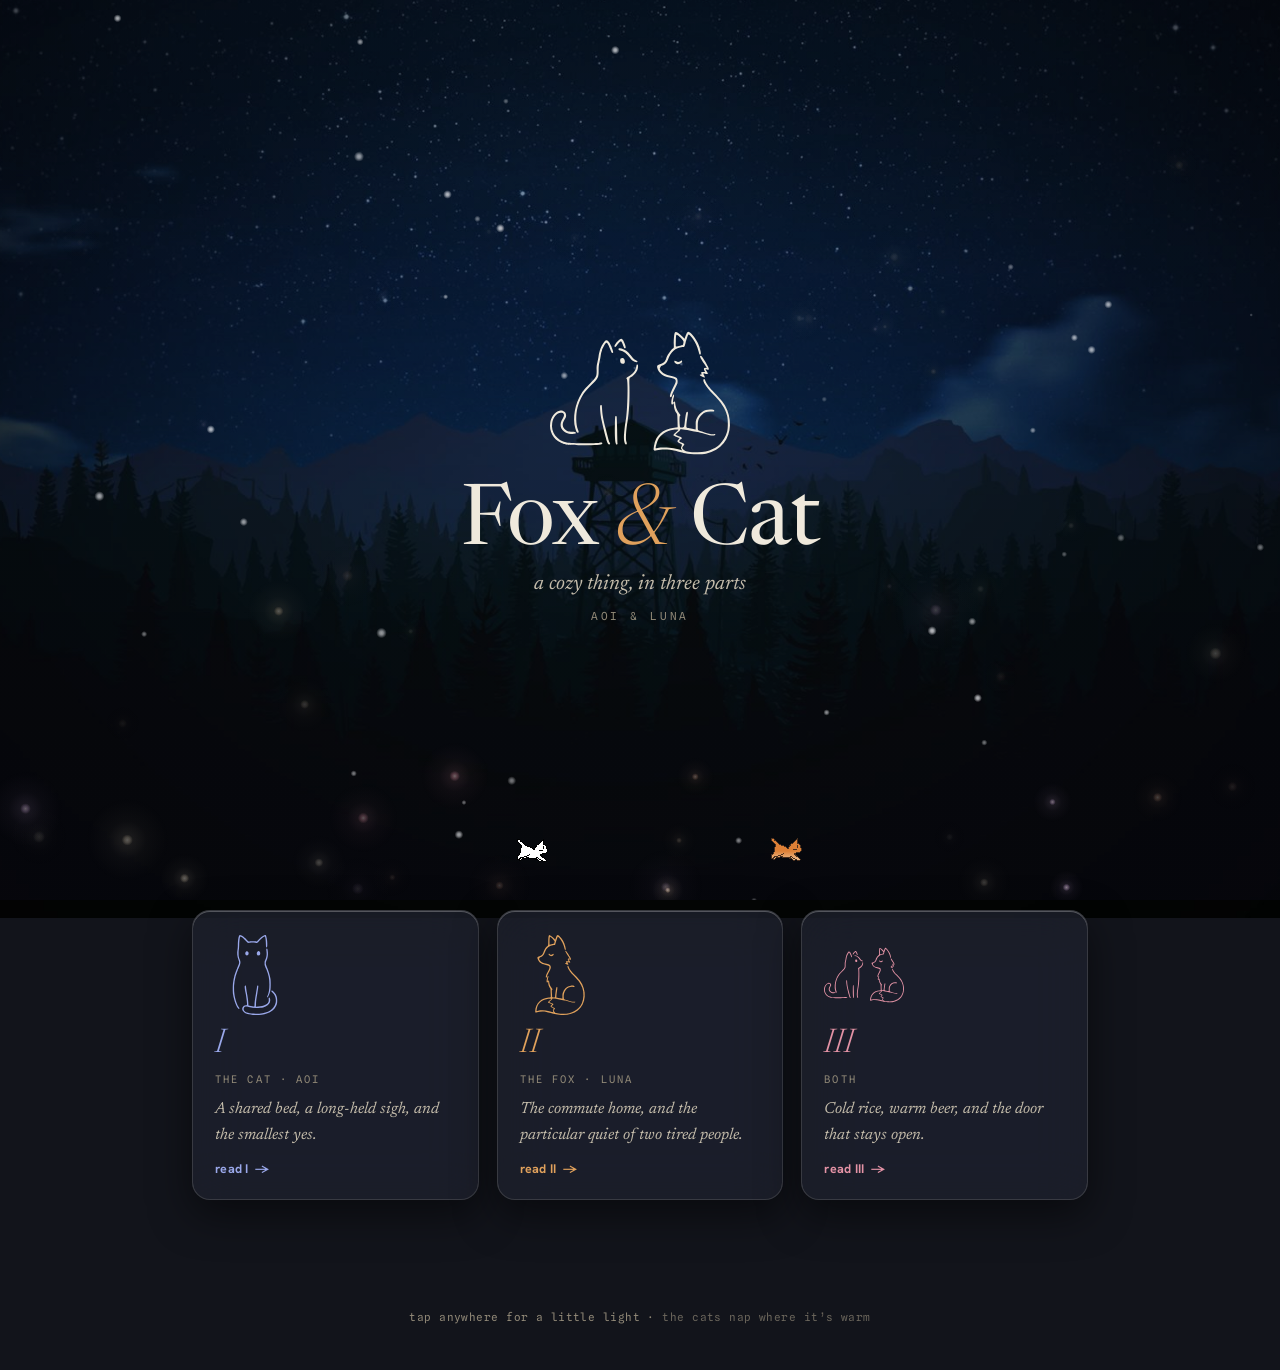
<file: index.html>
<!DOCTYPE html>
<html lang="en">
<head>
<meta charset="utf-8">
<meta name="viewport" content="width=device-width, initial-scale=1">
<title>Fox &amp; Cat</title>
<meta name="description" content="Fox & Cat — a cozy thing, in three parts.">
<link rel="preconnect" href="https://fonts.googleapis.com">
<link rel="preconnect" href="https://fonts.gstatic.com" crossorigin>
<link href="https://fonts.googleapis.com/css2?family=Hanken+Grotesk:wght@400;500;600;700;800&family=Newsreader:ital,opsz,wght@0,6..72,300..600;1,6..72,300..500&family=Spline+Sans+Mono:wght@400;500;600&display=swap" rel="stylesheet">
<link rel="stylesheet" href="css/theme.css">
</head>
<body>
  <script src="js/art.js"></script>
  <script src="js/fireflies.js"></script>
  <script src="js/weather.js"></script>
  <script src="js/neko.js"></script>
  <script src="js/landing.js"></script>
</body>
</html>
</file>
<file: css/theme.css>
/* =====================================================================
   Fox & Cat — theme
   Glass + colour theming lifted from PaperNotes (paper theme removed),
   retuned for a cozy dark reading experience layered over live wallpapers.
   ===================================================================== */

*{ box-sizing:border-box; }
html,body{ margin:0; padding:0; }
html{ scroll-behavior:smooth; }

:root{
  --ui:'Hanken Grotesk',system-ui,-apple-system,sans-serif;
  --read:'Newsreader',Georgia,serif;
  --mono:'Spline Sans Mono',ui-monospace,monospace;

  /* cozy dark base — the wallpaper shows behind everything; these tint the glass */
  --canvas:#12141b;
  --ink:#efe9dc;
  --ink-soft:#c4bcab;
  --ink-faint:#8f8776;
  --edge:rgba(239,233,220,.14);
  --edge2:rgba(239,233,220,.08);
  --shadow:rgba(0,0,0,.5);

  /* accent — overwritten per chapter by the mood engine */
  --accent:#e0a15c;
  --accent-soft:rgba(224,161,92,.16);

  /* glass panels: translucent, blurred, with an inset highlight */
  --panelS:#1b1e27;
  --cardS:#20242f;
  --panel: color-mix(in oklab, var(--panelS) 62%, transparent);
  --card:  color-mix(in oklab, var(--cardS) 66%, transparent);
  --blur:26px; --sat:1.7;
  --glass-hi: inset 0 1px 0 color-mix(in oklab, #fff 26%, transparent), 0 14px 40px var(--shadow);

  --fs:1;
  -webkit-font-smoothing:antialiased;
  text-rendering:optimizeLegibility;
}

body{
  background:var(--canvas);
  color:var(--ink);
  font-family:var(--ui);
  min-height:100vh;
  overflow-x:hidden;
}

::selection{ background:var(--accent-soft); }
::-webkit-scrollbar{ width:10px; height:10px; }
::-webkit-scrollbar-thumb{ background:var(--edge); border-radius:8px; border:2px solid transparent; background-clip:padding-box; }
::-webkit-scrollbar-thumb:hover{ background:var(--ink-faint); background-clip:padding-box; }

/* ---- background layers driven by the mood engine ------------------- */
.wall{
  position:fixed; inset:0; z-index:0;
  background-size:cover; background-position:center;
  will-change:opacity; opacity:0;
  transition:opacity 1.25s ease;
  transform:scale(1.04); /* tiny overscan so edges never show during parallax */
}
#scrim{
  position:fixed; inset:0; z-index:1; pointer-events:none;
  transition:background 1.1s ease;
}
#firefly-canvas{
  position:fixed; inset:0; z-index:2; pointer-events:none;
}

/* the reading column & chrome sit above */
.stage{ position:relative; z-index:3; }

/* ---- thin reading-progress bar ------------------------------------- */
#progress{
  position:fixed; top:0; left:0; height:2px; width:0%;
  background:var(--accent); z-index:20;
  box-shadow:0 0 10px var(--accent);
  transition:width .12s linear, background 1s ease;
}

/* ---- top bar ------------------------------------------------------- */
.topbar{
  position:fixed; top:0; left:0; right:0; z-index:15;
  display:flex; align-items:center; gap:12px;
  height:52px; padding:0 18px;
  background:linear-gradient(180deg, color-mix(in oklab,var(--panelS) 55%,transparent), transparent);
  backdrop-filter:blur(8px);
}
.topbar .home{
  display:inline-flex; align-items:center; gap:9px;
  color:var(--ink); text-decoration:none;
  font-weight:700; font-size:15px; letter-spacing:-.01em;
  padding:6px 8px; border-radius:9px;
}
.topbar .home:hover{ color:var(--accent); }
.topbar .home .glyph{ width:22px; height:22px; color:var(--accent); display:flex; }
.topbar .spacer{ flex:1; }
.topbar .cc{
  font-family:var(--mono); font-size:11px; letter-spacing:.14em; text-transform:uppercase;
  color:var(--ink-faint);
}

/* =====================================================================
   READER
   ===================================================================== */
.reader{
  max-width:720px;
  margin:0 auto;
  padding:120px 28px 40px;
  animation:rise .5s ease both;
}

/* chapter hero */
.hero{ text-align:center; margin:8px 0 40px; }
.hero .numeral{
  font-family:var(--read); font-weight:300; font-style:italic;
  font-size:clamp(56px,12vw,104px); line-height:.9;
  color:var(--accent); letter-spacing:.02em;
  filter:drop-shadow(0 4px 24px var(--accent-soft));
}
.hero .kicker{
  font-family:var(--mono); font-size:12px; letter-spacing:.28em; text-transform:uppercase;
  color:var(--ink-faint); margin:14px 0 6px;
}
.hero .tagline{
  font-family:var(--read); font-style:italic; font-size:19px;
  color:var(--ink-soft); max-width:38ch; margin:0 auto;
}
.hero .art{ width:132px; height:132px; margin:6px auto 4px; color:var(--ink); }
.hero .art svg{ width:100%; height:100%; overflow:visible; }
.float{ animation:float 7s ease-in-out infinite; }
.float.slow{ animation-duration:9s; }

/* the glass reading page */
.page{
  background:var(--card);
  border:1px solid var(--edge);
  border-radius:18px;
  box-shadow:var(--glass-hi);
  backdrop-filter:blur(var(--blur)) saturate(var(--sat));
  -webkit-backdrop-filter:blur(var(--blur)) saturate(var(--sat));
  padding:44px clamp(22px,5vw,52px);
}

/* ---- markdown reading typography (from PaperNotes .md) -------------- */
.md{ font-family:var(--read); color:var(--ink); font-size:calc(19.5px*var(--fs)); line-height:1.8; }
.md > *:first-child{ margin-top:0; }
.md p{ margin:0 0 1.15em; }
.md strong{ font-weight:600; color:var(--ink); }
.md em{ font-style:italic; }
.md del{ color:var(--ink-faint); }
.md h1,.md h2,.md h3{ font-family:var(--read); font-weight:560; line-height:1.25; letter-spacing:-.01em; text-wrap:balance; }
.md h2{ font-size:1.4em; margin:1.7em 0 .5em; }
.md a{ color:var(--accent); text-decoration-color:var(--accent-soft); text-underline-offset:3px; }
.md a:hover{ text-decoration-color:var(--accent); }
.md blockquote{
  margin:1.4em 0; padding:.2em 0 .2em 1.3em;
  border-left:2px solid var(--accent); color:var(--ink-soft); font-style:italic;
}

/* section breaks (--- in the md) become a cozy motif, per chapter */
.md hr{
  border:none; height:34px; margin:2.1em auto;
  background-repeat:no-repeat; background-position:center; background-size:auto 100%;
  opacity:.85;
}
/* the motif svg is injected per-chapter as a CSS var --divider (data-uri) */
.md hr{ background-image:var(--divider); }

/* first-letter warmth on the opening paragraph */
.md .lede::first-letter{
  font-size:3.1em; line-height:.8; float:left;
  padding:.06em .12em 0 0; color:var(--accent); font-weight:500;
}

/* end-of-chapter block */
.chapter-end{ margin:52px auto 8px; text-align:center; }
.chapter-end .curl{ width:120px; height:96px; margin:0 auto 10px; color:var(--ink-soft); }
.chapter-end .curl svg{ width:100%; height:100%; }
.chapter-end .fin{
  font-family:var(--mono); font-size:11px; letter-spacing:.3em; text-transform:uppercase;
  color:var(--ink-faint);
}

/* chapter navigation */
.chapnav{ display:flex; gap:14px; justify-content:center; flex-wrap:wrap; margin:34px 0 40px; }
.chapnav a{
  display:inline-flex; align-items:center; gap:9px;
  font-family:var(--ui); font-size:14px; font-weight:600;
  color:var(--ink); text-decoration:none;
  background:var(--panel); border:1px solid var(--edge); border-radius:11px;
  padding:11px 16px; backdrop-filter:blur(var(--blur));
  transition:border-color .18s, transform .18s;
}
.chapnav a:hover{ border-color:var(--accent); transform:translateY(-2px); }
.chapnav a .mini{ width:20px; height:20px; color:var(--accent); }
.chapnav a.ghost{ color:var(--ink-soft); }

/* =====================================================================
   LANDING
   ===================================================================== */
.cover{
  position:relative; z-index:3;
  min-height:100vh;
  display:flex; flex-direction:column; align-items:center; justify-content:center;
  padding:80px 24px 40px; text-align:center;
}
.cover .crest{ width:180px; height:150px; margin:0 auto 6px; color:var(--ink); }
.cover .crest svg{ width:100%; height:100%; overflow:visible; }
.cover h1{
  font-family:var(--read); font-weight:400;
  font-size:clamp(44px,9vw,84px); line-height:1;
  margin:8px 0 6px; letter-spacing:-.015em;
}
.cover h1 .amp{ color:var(--accent); font-style:italic; font-weight:300; }
.cover .sub{
  font-family:var(--read); font-style:italic; font-size:clamp(16px,2.6vw,21px);
  color:var(--ink-soft); max-width:34ch; margin:2px auto 4px;
}
.cover .byline{
  font-family:var(--mono); font-size:11px; letter-spacing:.26em; text-transform:uppercase;
  color:var(--ink-faint); margin-top:10px;
}

.chapters{
  position:relative; z-index:3;
  max-width:940px; margin:0 auto; padding:10px 22px 110px;
  display:grid; gap:18px;
  grid-template-columns:repeat(3,1fr);
}
@media (max-width:820px){ .chapters{ grid-template-columns:1fr; max-width:460px; } }

.ch-card{
  display:flex; flex-direction:column; gap:12px;
  text-decoration:none; color:var(--ink);
  background:var(--card); border:1px solid var(--edge); border-radius:18px;
  box-shadow:var(--glass-hi);
  backdrop-filter:blur(var(--blur)) saturate(var(--sat));
  -webkit-backdrop-filter:blur(var(--blur)) saturate(var(--sat));
  padding:24px 22px 22px;
  transition:transform .22s ease, border-color .22s ease;
}
.ch-card:hover{ transform:translateY(-5px); border-color:var(--c,var(--accent)); }
.ch-card .art{ width:80px; height:80px; color:var(--c,var(--ink)); }
.ch-card .art svg{ width:100%; height:100%; overflow:visible; }
.ch-card .num{
  font-family:var(--read); font-style:italic; font-weight:300; font-size:34px;
  color:var(--c,var(--accent)); line-height:1;
}
.ch-card .who{
  font-family:var(--mono); font-size:10.5px; letter-spacing:.2em; text-transform:uppercase;
  color:var(--ink-faint);
}
.ch-card .teaser{
  font-family:var(--read); font-style:italic; font-size:16px; line-height:1.6; color:var(--ink-soft);
  margin:0;
}
.ch-card .go{
  margin-top:auto; font-family:var(--ui); font-size:12.5px; font-weight:700; letter-spacing:.02em;
  color:var(--c,var(--accent)); display:inline-flex; align-items:center; gap:7px;
}

.cover-foot{
  position:relative; z-index:3; text-align:center; padding:0 20px 46px;
  font-family:var(--mono); font-size:11px; color:var(--ink-faint); letter-spacing:.04em;
}
.cover-foot .km{ opacity:.7; }

/* =====================================================================
   motion
   ===================================================================== */
@keyframes rise{ from{opacity:0; transform:translateY(10px)} to{opacity:1; transform:none} }
@keyframes float{ 0%,100%{transform:translateY(0)} 50%{transform:translateY(-9px)} }
@keyframes drift{ 0%,100%{transform:translateY(0) rotate(-1deg)} 50%{transform:translateY(-6px) rotate(1deg)} }
@keyframes blink{ 0%,92%,100%{transform:scaleY(1)} 96%{transform:scaleY(.1)} }
.tail{ transform-origin:left center; animation:drift 6s ease-in-out infinite; }

/* the sleepy neko element */
.oneko{
  position:fixed; width:32px; height:32px; z-index:5;
  image-rendering:pixelated; pointer-events:none;
  background-repeat:no-repeat;
}

@media (prefers-reduced-motion:reduce){
  *{ animation-duration:.001ms !important; transition-duration:.001ms !important; }
  .wall{ transition:opacity .2s ease; }
}

@media (max-width:640px){
  .reader{ padding:100px 16px 30px; }
  .page{ padding:30px 20px; border-radius:14px; }
  .md{ font-size:calc(18px*var(--fs)); }
}

/* inline-svg sizing for injected motifs */
.topbar .home .glyph svg,
.hero .art svg,
.chapter-end .curl svg,
.chapnav a .mini svg,
.ch-card .art svg,
.cover .crest svg{ width:100%; height:100%; display:block; }

/* weather (rain/snow) sits just under the fireflies */
#weather-canvas{ position:fixed; inset:0; z-index:2; pointer-events:none; }

/* ambient sound toggle */
.sound-toggle{
  position:fixed; right:16px; bottom:16px; z-index:30;
  width:40px; height:40px; border-radius:50%;
  display:grid; place-items:center; cursor:pointer;
  color:var(--ink); 
  background:color-mix(in srgb, var(--panel) 72%, transparent);
  border:1px solid var(--edge);
  backdrop-filter:blur(10px) saturate(1.2); -webkit-backdrop-filter:blur(10px) saturate(1.2);
  box-shadow:0 6px 20px rgba(0,0,0,0.28);
  transition:transform .2s ease, opacity .2s ease, color .2s ease;
  opacity:0.6;
}
.sound-toggle:hover{ transform:translateY(-1px); opacity:1; }
.sound-toggle[data-on="1"]{ color:var(--accent); opacity:0.92; }
.sound-toggle svg{ width:20px; height:20px; }
@media (max-width:640px){ .sound-toggle{ right:12px; bottom:12px; } }
</file>
